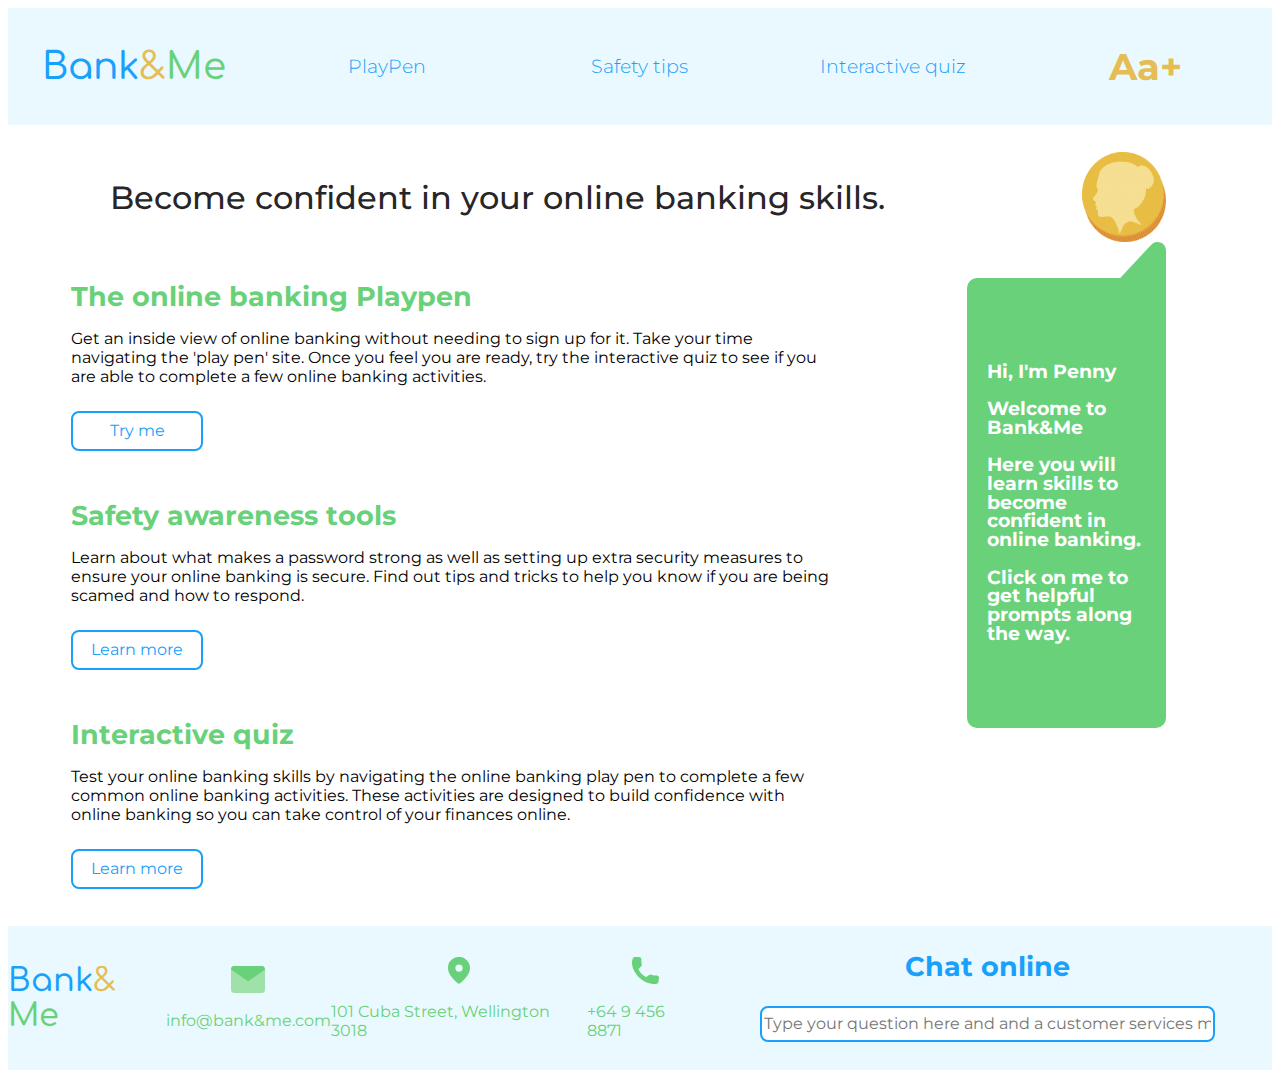
<file: index.html>
<html>
<head>
    <meta name="viewport" content="width=device-width, initial-scale=1">
    <title>Welcome to Bank&Me</title>
    <link rel="stylesheet" href="css/styles.css">
    <link rel="preconnect" href="https://fonts.googleapis.com"> 
    <link rel="preconnect" href="https://fonts.gstatic.com" crossorigin> 
    <link href="https://fonts.googleapis.com/css2?family=Comfortaa:wght@700&family=Montserrat:wght@400;500;700&display=swap" rel="stylesheet">
    <script src="js/scripts.js"></script>
</head>
<body onload="setup()">
    <!-- Navbar -->
    <nav>
        <a class="logo" href="index.html">
            <div style="margin:auto">
                <h1>Bank</h1>
                <h1>&</h1>
                <h1>Me</h1>
            </div>
        </a>
        <a href="playpen.html">
            <p>PlayPen</p>
        </a>
        <a href="safety.html">
            <p>Safety tips</p>
        </a>
        <a href="quiz.html">
            <p>Interactive quiz</p>
        </a>
        <a onclick="increaseFontSize()">
            <h1 class="font-increaser">Aa+</h1>
        </a>
    </nav>
    <!-- Links -->
    <div class="container" id="content">
        <div class="flex-column" style="grid-column: span 2;">
            <h1 class="title">Become confident in your online banking skills.</h1>
        </div>
        <div class="penny">
            <img src="images/penny.png">
            <img class="corner" src="images/corner.svg">
            <div class="blurb flex-column"><h3>Hi, I'm Penny <br><br> Welcome to Bank&Me <br><br> Here you will learn skills to become confident in online banking. <br><br> Click on me to get helpful prompts along the way. </h3>
            </div>
        </div>
        <div class="content flex-around" style="grid-column: span 2;">
            <div>
                <h2>The online banking Playpen</h2>
                <p>Get an inside view of online banking without needing to sign up for it. Take your time navigating the 'play pen' site. Once you feel you are ready, try the interactive quiz to see if you are able to complete a few online banking activities. </p>
                <a href="account.html" class="button">Try me</a>
            </div>
            <div>
                <h2>Safety awareness tools</h2>
                <p>Learn about what makes a password strong as well as setting up extra security measures to ensure your online banking is secure. Find out  tips and tricks to help you know if you are being scamed and how to respond.</p>
                <a href="safety.html" class="button">Learn more</a>
            </div>
            <div>
                <h2>Interactive quiz</h2>
                <p>Test your online banking skills by navigating the online banking play pen to complete a few common online banking activities. These activities are designed to build confidence with online banking so you can take control of your finances online.  </p>
                <a href="quiz.html" class="button">Learn more</a>
            </div>
        </div>
    </div>
    <!-- Footer -->
    <div class="footer">
        <div class="flex-around">
            <div class="flex-row">
               <a class="logo" href="index.html">
                    <div style="margin:auto">
                        <h1>Bank</h1>
                        <h1>&</h1>
                        <h1>Me</h1>
                    </div>
                </a>
                <div class="flex-column">
                    <div class="flex-row">
                        <img src="images/mail.svg">
                    </div>
                    <br>
                    <div>
                        <p>info@bank&me.com</p>
                    </div>
                </div>
                <div class="flex-column">
                    <div class="flex-row">
                        <img src="images/location.svg">
                    </div>
                    <br>
                    <div>
                        <p>101 Cuba Street, Wellington 3018</p>
                    </div>
                </div>
                <div class="flex-column">
                    <div class="flex-row">
                        <img src="images/phone.svg">
                    </div>
                    <br>
                    <div>
                        <p>+64 9 456 8871</p>
                    </div>
                </div>
            </div>
        </div>
        <div class="flex-column">
            <div>
                <h2>Chat online</h2>
            </div>
            <br>
            <input type="text" placeholder="Type your question here and and a customer services member will be with you shortly...">
        </div>
    </div>    
    <script src="js/scripts.js"></script>
</body>
</html>
</file>
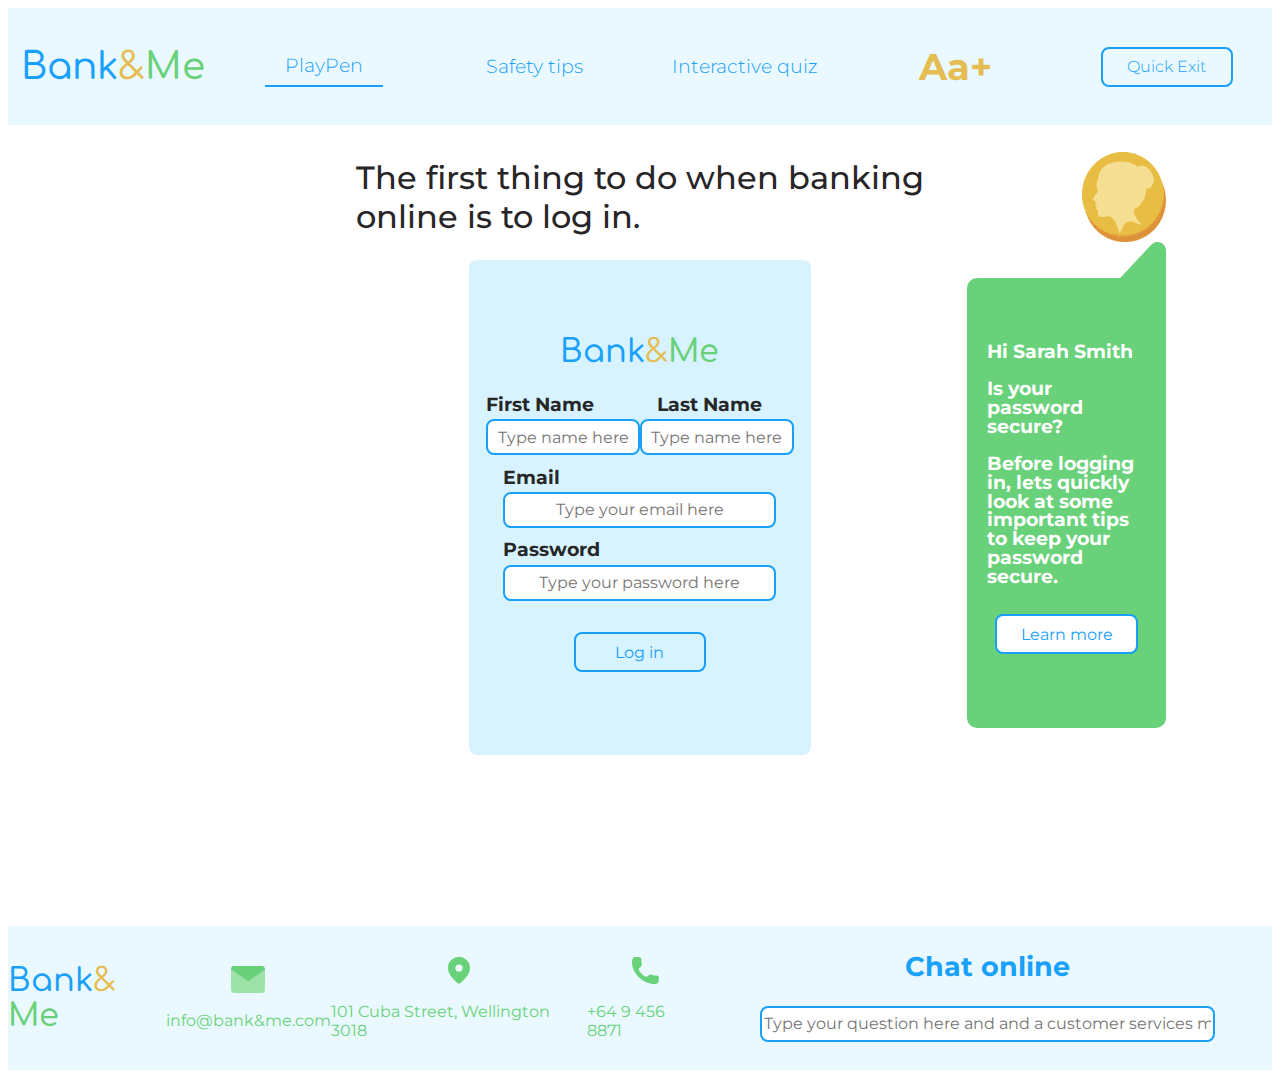
<file: playpen.html>
<html>
<head>
    <meta name="viewport" content="width=device-width, initial-scale=1">
    <title>Playpen</title>
    <link rel="stylesheet" href="css/styles.css">
    <link rel="preconnect" href="https://fonts.googleapis.com"> 
    <link rel="preconnect" href="https://fonts.gstatic.com" crossorigin> 
    <link href="https://fonts.googleapis.com/css2?family=Comfortaa:wght@700&family=Montserrat:wght@400;500;700&display=swap" rel="stylesheet">
    <script src="js/scripts.js"></script>
</head>
<body>
    <nav class="quick-exit">
        <a class="logo" href="index.html">
            <div style="margin:auto">
                <h1>Bank</h1>
                <h1>&</h1>
                <h1>Me</h1>
            </div>
        </a>
        <a href="playpen.html">
            <p class="current">PlayPen</p>
        </a>
        <a href="safety.html">
            <p>Safety tips</p>
        </a>
        <a href="quiz.html">
            <p>Interactive quiz</p>
        </a>
        <a onclick="increaseFontSize()">
            <h1 class="font-increaser">Aa+</h1>
        </a>
        <div class="flex-column">
            <a class="button" href="http://www.google.com">Quick Exit</a>
        </div>
    </nav>
    <div class="container" id="login">
        <h1 style="grid-column-start: 2;">The first thing to do when banking online is to log in. </h1>
        <div class="penny" style="grid-row: span 2">
            <img src="images/penny.png">
            <img class="corner" src="images/corner.svg">
            <div class="blurb">
                <div>
                    <h3>
                        Hi Sarah Smith <br><br> Is your password secure? <br><br>Before logging in, lets quickly look at some important tips to keep your password secure. <br><br>
                    </h3>
                    <a class="button" href="safety.html">Learn more</a>
                </div>
            </div>
        </div>
        <div class="pop-up flex-column" style="display:flex;grid-column-start:2">
            <div class="flex-around">
                <a class="logo" href="index.html">
                    <div style="margin:auto">
                        <h1>Bank</h1>
                        <h1>&</h1>
                        <h1>Me</h1>
                    </div>
                </a>
                <br>
                <div class="flex-row">
                    <div>
                        <label>
                            <h3>First Name</h3>
                        </label>
                        <input type="text" placeholder="Type name here" style="width:90%">
                    </div>
                    <div>
                        <label>
                            <h3>Last Name</h3>
                        </label>
                        <input type="text" placeholder="Type name here" style="width:90%;margin-left:0%">
                    </div>
                </div>
                <label>
                    <h3>Email</h3>
                </label>
                <input type="text" placeholder="Type your email here">
                <label>
                    <h3>Password</h3>
                </label>
                <input type="text" placeholder="Type your password here">
                <br>
                <a class="button" href="javascript:selectPlaypen()">Log in</a>
            </div>
        </div>
    </div>
    
    <div class="container" style="display:none" id="playpen">
        <!-- Customer information -->
        <div class="flex-around">
            <div>
                <h1>Hi Sarah</h1>
                <br>
                <h3>Welcome to your online banking</h3>
            </div>
        </div>
        <!-- Playpen navigation -->
        <div>
            <div class="icons">
                <a href="javascript:selectAccount()" class="flex-column">
                    <img src="images/account.svg" onmouseover="this.src='images/account_white.svg';" onmouseout="this.src='images/account.svg';">
                    <p>My Accounts</p>
                </a>
                <a href="javascript:selectPay()" class="flex-column">
                    <img src="images/pay.svg" onmouseover="this.src='images/pay_white.svg';" onmouseout="this.src='images/pay.svg';">
                    <p>Pay Someone</p>
                </a>
                <a href="javascript:selectTransfer()" class="flex-column">
                    <img src="images/transfer.svg" onmouseover="this.src='images/transfer_white.svg';" onmouseout="this.src='images/transfer.svg';">
                    <p>Transfer Money</p>
                </a>
                <a class="flex-column">
                    <img src="images/profile.svg" onmouseover="this.src='images/profile_white.svg';" onmouseout="this.src='images/profile.svg';">
                    <p>Profile</p>
                </a>
            </div>
        </div>
        <!-- Penny -->
        <div class="penny" style="grid-row: span 2">
            <img src="images/penny.png">
            <img class="corner" src="images/corner.svg">
            <div class="blurb">
                <h3 id="penny-text">
                    This is the online banking Playpen. <br><br> Move around the online banking website to familiarize yourself with how online banking works. <br><br> On this 'My Accounts' page you can check your accounts and search transactions<br><br>
                </h3>
            </div>
        </div>
        <!-- Accounts -->
        <div class="flex-around">
            <div></div>
            <div>
                <a href="javascript:selectEveryday()">
                    <div class="account">
                        <h2>Everyday account</h2>
                        <h1>$13,685.35</h1>
                        <h3 style="font-weight:500">Account number:</h3>
                        <h3>12 4356 7890 1234</h3>
                    </div>
                </a>
            </div>
            <div>
                <a href="javascript:selectSavings()">
                    <div class="account">
                        <h2>Savings account</h2>
                        <h1>$40,055.17</h1>
                        <h3 style="font-weight:500">Account number:</h3>
                        <h3>98 7654 3210 9876</h3>
                    </div>
                </a>
            </div>
            <div>
                <h3>Search transactions</h3>
                <input type="text" placeholder="Keyword" style="margin-left:0">
                <input type="date" placeholder="Date Start" style="margin-left:0;text-align:center">
                <input type="date" placeholder="Date End" style="margin-left:0;text-align:center">
            </div>
            <div></div>
        </div>
        <!-- Everyday Account -->
        <div id="everyday-account" style="display:block">
            <div class="flex-column" style="height:8vh">
                <h2>Everyday Account</h2>
            </div>
            <div class="transaction"><h3>Recent Transactions</h3> <h3>Date</h3><h3>Debit</h3><h3>Credit</h3><h3>Balance</h3></div>
            <div class="scroll">
                <div class="transaction">
                    <p>Suji Bar</p>
                    <p>April 13, 2022</p>
                    <p>-$109.75</p>
                    <p>-</p>
                    <p>$13,685.35</p>
                </div>
            </div>
        </div>
         <!-- Savings Account -->
        <div id="savings-account" style="display:none">
            <div class="flex-column" style="height:8vh">
                <h2>Savings Account</h2>
            </div>
            <div class="transaction"><h3>Recent Transactions</h3> <h3>Date</h3><h3>Debit</h3><h3>Credit</h3><h3>Balance</h3></div>
            <div class="scroll">
                <div class="transaction">
                    <p>Suji Bar</p>
                    <p>April 13, 2022</p>
                    <p>-$109.75</p>
                    <p>-</p>
                    <p>$13,685.35</p>
                </div>
            </div>
        </div>
         <!-- Pay Someone -->
        <div class="flex-around" id="pay" style="display:none">
            <div>
                <h1 style="text-align:center" id="payment-title">Make a payment</h1>
                <br>
                <div class="pop-up flex-column" id="payment-1" style="display:flex">
                    <div class="flex-around">
                        <h3>Select Account</h3>
                            <select name="account">
                                <option value="everyday">Everyday Account</option>
                                <option value="savings">Savings Account</option>
                            </select>
                        <br>
                        <h3>Select Payee Type</h3>
                            <select name="account">
                                <option value="everyday">Select Payee</option>
                                <option value="savings">Create a new payee</option>
                            </select>
                        <br>
                        <h3>Enter Date</h3>
                            <input type="date">
                        <br>
                        <h3>Enter Amount</h3>
                            <input type="text" placeholder="$">
                        <br>
                        <a class="button" href="javascript:selectPayee()">Confirm</a>
                    </div>
                </div>
                <div class="pop-up flex-column" id="payment-2" style="display:none">
                    <div class="flex-around">
                        <h3>Name</h3>
                            <input type="text" placeholder="Type name here">
                        <br>
                        <h3>Account Number</h3>
                            <input type="text" placeholder="XX XXXX XXXX XXXX">
                        <br>
                        <h3>Save to Payee List</h3>
                            <label class="switch">
                                <input type="checkbox" checked>
                                <span class="slider round"></span>
                            </label>
                        <a class="button" href="javascript:Coonfirm()">Confirm</a>
                    </div>
                </div>
            </div>
        </div>
         <!-- Transfer Money -->
        <div class="flex-around" id="transfer" style="display:none">
            <div>
                <h1 style="text-align:center">Make a transfer</h1>
                <br>
                <div class="pop-up flex-column" style="display:flex">
                    <div class="flex-around">
                        <h3>From</h3>
                            <select name="account">
                                <option value="everyday">Everyday Account</option>
                                <option value="savings">Savings Account</option>
                            </select>
                        <br>
                        <h3>To</h3>
                            <select name="account">
                                <option value="everyday">Everyday Account</option>
                                <option value="savings">Savings Account</option>
                            </select>
                        <br>
                        <h3>Enter Amount</h3>
                            <input type="text" placeholder="$">
                        <br>
                        <h3>Date</h3>
                            <input type="date">
                        <br>
                        <a class="button" href="javascript:selectPayee()">Confirm</a>
                    </div>
                </div>
            </div>
        </div>
    </div>
    <!-- Footer -->
    <div class="footer">
        <div class="flex-around">
            <div class="flex-row">
               <a class="logo" href="index.html">
                    <div style="margin:auto">
                        <h1>Bank</h1>
                        <h1>&</h1>
                        <h1>Me</h1>
                    </div>
                </a>
                <div class="flex-column">
                    <div class="flex-row">
                        <img src="images/mail.svg">
                    </div>
                    <br>
                    <div>
                        <p>info@bank&me.com</p>
                    </div>
                </div>
                <div class="flex-column">
                    <div class="flex-row">
                        <img src="images/location.svg">
                    </div>
                    <br>
                    <div>
                        <p>101 Cuba Street, Wellington 3018</p>
                    </div>
                </div>
                <div class="flex-column">
                    <div class="flex-row">
                        <img src="images/phone.svg">
                    </div>
                    <br>
                    <div>
                        <p>+64 9 456 8871</p>
                    </div>
                </div>
            </div>
        </div>
        <div class="flex-column">
            <div>
                <h2>Chat online</h2>
            </div>
            <br>
            <input type="text" placeholder="Type your question here and and a customer services member will be with you shortly...">
        </div>
    </div> 
</body>
</html>
</file>
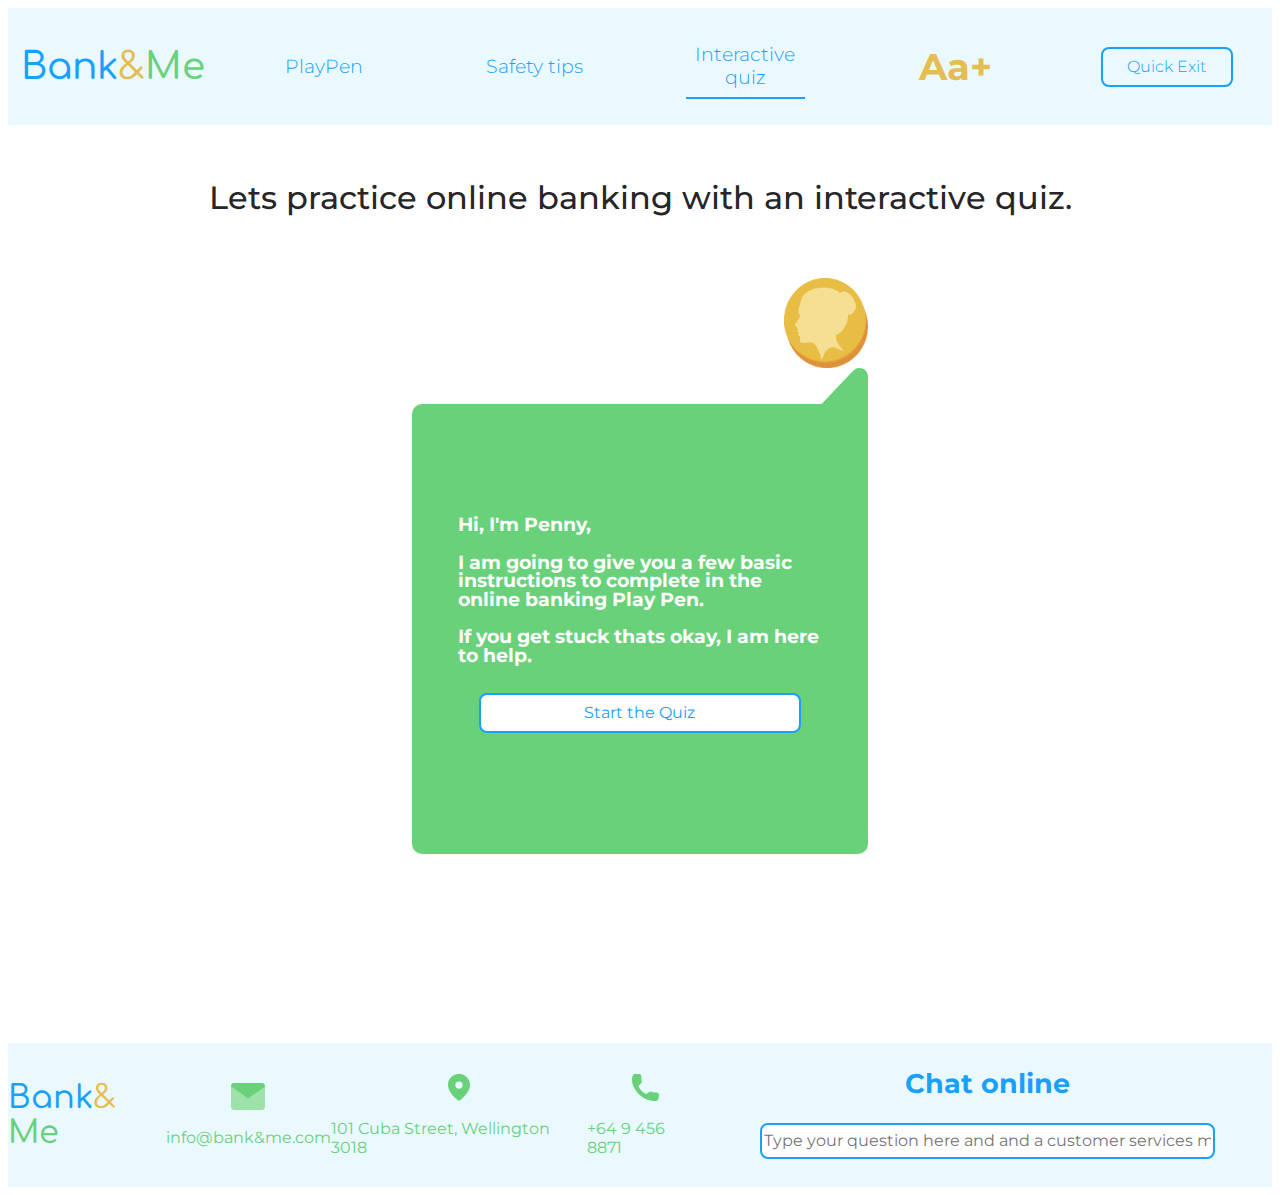
<file: quiz.html>
<html>
<head>
    <meta name="viewport" content="width=device-width, initial-scale=1">
    <title>Interactive Quiz</title>
    <link rel="stylesheet" href="css/styles.css">
    <link rel="preconnect" href="https://fonts.googleapis.com"> 
    <link rel="preconnect" href="https://fonts.gstatic.com" crossorigin> 
    <link href="https://fonts.googleapis.com/css2?family=Comfortaa:wght@700&family=Montserrat:wght@400;500;700&display=swap" rel="stylesheet">
    <script src="js/scripts.js"></script>
</head>
<body onload="setup()">
    <!-- Navbar -->
    <nav class="quick-exit">
        <a class="logo" href="index.html">
            <div style="margin:auto">
                <h1>Bank</h1>
                <h1>&</h1>
                <h1>Me</h1>
            </div>
        </a>
        <a href="playpen.html">
            <p>PlayPen</p>
        </a>
        <a href="safety.html">
            <p>Safety tips</p>
        </a>
        <a href="quiz.html">
            <p class="current">Interactive quiz</p>
        </a>
        <a onclick="increaseFontSize()">
            <h1 class="font-increaser">Aa+</h1>
        </a>
        <div class="flex-column">
            <a class="button" href="http://www.google.com">Quick Exit</a>
        </div>
    </nav>
    <!-- Start Quiz -->
    <div class="container" id="start" style="display:block">
        <h1 class="title" style="grid-column-start: 2;">Lets practice online banking with an interactive quiz.</h1>
        <div class="penny" style="grid-row-start: 2;grid-column-start: 2;width:40%">
            <img src="images/penny.png">
            <img class="corner" src="images/corner.svg">
            <div class="blurb">
                <div>
                    <h3>Hi, I'm Penny, <br><br>I am going to give you a few basic instructions to complete in the online banking Play Pen. <br><br> If you get stuck thats okay, I am here to help.</h3>
                    <br>
                    <a class="button" href="javascript:startQuiz()">Start the Quiz</a>
                </div>
            </div>
        </div>
    </div>
    <!-- The PlayPen -->
    <div class="container" style="display:none" id="playpen">
        <!-- Customer information -->
        <div class="flex-around">
            <div>
                <h1>Hi Sarah</h1>
                <br>
                <h3>Welcome to your online banking</h3>
            </div>
        </div>
        <!-- Playpen navigation -->
        <div>
            <div class="icons">
                <a href="javascript:selectAccount()" class="flex-column">
                    <img src="images/account.svg" onmouseover="this.src='images/account_white.svg';" onmouseout="this.src='images/account.svg';">
                    <p>My Accounts</p>
                </a>
                <a href="javascript:selectPay()" class="flex-column">
                    <img src="images/pay.svg" onmouseover="this.src='images/pay_white.svg';" onmouseout="this.src='images/pay.svg';">
                    <p>Pay Someone</p>
                </a>
                <a href="javascript:selectTransfer()" class="flex-column">
                    <img src="images/transfer.svg" onmouseover="this.src='images/transfer_white.svg';" onmouseout="this.src='images/transfer.svg';">
                    <p>Transfer Money</p>
                </a>
                <a class="flex-column">
                    <img src="images/profile.svg" onmouseover="this.src='images/profile_white.svg';" onmouseout="this.src='images/profile.svg';">
                    <p>Profile</p>
                </a>
            </div>
        </div>
        <!-- Penny -->
        <div class="penny" style="grid-row: span 2">
            <img src="images/penny.png">
            <img class="corner" src="images/corner.svg">
            <div class="blurb">
                <div>
                <h3 id="penny-text">
                    Question 1:<br><br>
                    You want to check how much dinner cost you last week. You went to dinner at 'Suji Bar' on the 13th of April 2022. You paid with your Everyday Account<br><br>
                    How much money did you spend at Suji Bar?
                </h3>
                <input type="text">
                <br>
                <a class="button" href="javascript:enterAnswer()">Submit answer</a>
                </div>
            </div>
        </div>
        <!-- Accounts -->
        <div class="flex-around">
            <div></div>
            <div>
                <a href="javascript:selectEveryday()">
                    <div class="account">
                        <h2>Everyday account</h2>
                        <h1>$13,685.35</h1>
                        <h3 style="font-weight:500">Account number:</h3>
                        <h3>12 4356 7890 1234</h3>
                    </div>
                </a>
            </div>
            <div>
                <a href="javascript:selectSavings()">
                    <div class="account">
                        <h2>Savings account</h2>
                        <h1>$40,055.17</h1>
                        <h3 style="font-weight:500">Account number:</h3>
                        <h3>98 7654 3210 9876</h3>
                    </div>
                </a>
            </div>
            <div>
                <h3>Search transactions</h3>
                <input type="text" placeholder="Keyword" style="margin-left:0">
                <input type="date" placeholder="Date Start" style="margin-left:0;text-align:center">
                <input type="date" placeholder="Date End" style="margin-left:0;text-align:center">
            </div>
            <div></div>
        </div>
        <!-- Everyday Account -->
        <div id="everyday-account" style="display:block">
            <div class="flex-column" style="height:8vh">
                <h2>Everyday Account</h2>
            </div>
            <div class="transaction"><h3>Recent Transactions</h3> <h3>Date</h3><h3>Debit</h3><h3>Credit</h3><h3>Balance</h3></div>
            <div class="scroll">
                <div class="transaction">
                    <p>Suji Bar</p>
                    <p>April 13, 2022</p>
                    <p>-$109.75</p>
                    <p>-</p>
                    <p>$13,685.35</p>
                </div>
            </div>
        </div>
        <!-- Savings Account -->
        <div id="savings-account" style="display:none">
            <div class="flex-column" style="height:8vh">
                <h2>Savings Account</h2>
            </div>
            <div class="transaction"><h3>Recent Transactions</h3> <h3>Date</h3><h3>Debit</h3><h3>Credit</h3><h3>Balance</h3></div>
            <div class="scroll">
                <div class="transaction">
                    <p>Suji Bar</p>
                    <p>April 13, 2022</p>
                    <p>-$109.75</p>
                    <p>-</p>
                    <p>$13,685.35</p>
                </div>
            </div>
        </div>
        <!-- Pay Someone -->
        <div class="flex-around" id="pay" style="display:none">
            <div>
                <h1 style="text-align:center" id="payment-title">Make a payment</h1>
                <br>
                <div class="pop-up flex-column" id="payment-1" style="display:flex">
                    <div class="flex-around">
                        <h3>Select Account</h3>
                            <select name="account">
                                <option value="everyday">Everyday Account</option>
                                <option value="savings">Savings Account</option>
                            </select>
                        <br>
                        <h3>Select Payee Type</h3>
                            <select name="account">
                                <option value="everyday">Select Payee</option>
                                <option value="savings">Create a new payee</option>
                            </select>
                        <br>
                        <h3>Enter Date</h3>
                            <input type="date">
                        <br>
                        <h3>Enter Amount</h3>
                            <input type="text" placeholder="$">
                        <br>
                        <a class="button" href="javascript:selectPayee()">Confirm</a>
                    </div>
                </div>
                <div class="pop-up flex-column" id="payment-2" style="display:none">
                    <div class="flex-around">
                        <h3>Name</h3>
                            <input type="text" placeholder="Type name here">
                        <br>
                        <h3>Account Number</h3>
                            <input type="text" placeholder="XX XXXX XXXX XXXX">
                        <br>
                        <h3>Save to Payee List</h3>
                            <label class="switch">
                                <input type="checkbox" checked>
                                <span class="slider round"></span>
                            </label>
                        <a class="button" href="javascript:Confirm()">Confirm</a>
                    </div>
                </div>
            </div>
        </div>
        <!-- Transfer Money -->
        <div class="flex-around" id="transfer" style="display:none">
            <div>
                <h1 style="text-align:center">Make a transfer</h1>
                <br>
                <div class="pop-up flex-column" style="display:flex">
                    <div class="flex-around">
                        <h3>From</h3>
                            <select name="account">
                                <option value="everyday">Everyday Account</option>
                                <option value="savings">Savings Account</option>
                            </select>
                        <br>
                        <h3>To</h3>
                            <select name="account">
                                <option value="everyday">Everyday Account</option>
                                <option value="savings">Savings Account</option>
                            </select>
                        <br>
                        <h3>Enter Amount</h3>
                            <input type="text" placeholder="$">
                        <br>
                        <h3>Date</h3>
                            <input type="date">
                        <br>
                        <a class="button" href="javascript:selectPayee()">Confirm</a>
                    </div>
                </div>
            </div>
        </div>
    <!-- Footer -->
    </div> 
    <!-- Correct Answer -->
    <div class="container" id="correct" style="display:none">
        <h1 class="title" style="grid-column-start: 2;">Correct Answer!</h1>
        <div style="grid-row-start: 2;grid-column-start: 2;">
            <div class="pop-up flex-column" style="display:flex">
                <div>
                    <h1 class="title">Congratulations, you earnt 1 penny!</h1>
                    <img src="images/penny.png" style="height:auto;width:20%;margin:2vh 40%">
                    <a class="button" onClick="document.location.reload(true)">Back to Start</a>
                </div>
            </div>
        </div>
    </div>
    <div class="footer">
    <div class="flex-around">
        <div class="flex-row">
           <a class="logo" href="index.html">
                <div style="margin:auto">
                    <h1>Bank</h1>
                    <h1>&</h1>
                    <h1>Me</h1>
                </div>
            </a>
            <div class="flex-column">
                <div class="flex-row">
                    <img src="images/mail.svg">
                </div>
                <br>
                <div>
                    <p>info@bank&me.com</p>
                </div>
            </div>
            <div class="flex-column">
                <div class="flex-row">
                    <img src="images/location.svg">
                </div>
                <br>
                <div>
                    <p>101 Cuba Street, Wellington 3018</p>
                </div>
            </div>
            <div class="flex-column">
                <div class="flex-row">
                    <img src="images/phone.svg">
                </div>
                <br>
                <div>
                    <p>+64 9 456 8871</p>
                </div>
            </div>
        </div>
    </div>
    <div class="flex-column">
        <div>
            <h2>Chat online</h2>
        </div>
        <br>
        <input type="text" placeholder="Type your question here and and a customer services member will be with you shortly...">
    </div>
    </div>
</body>
</html>
</file>
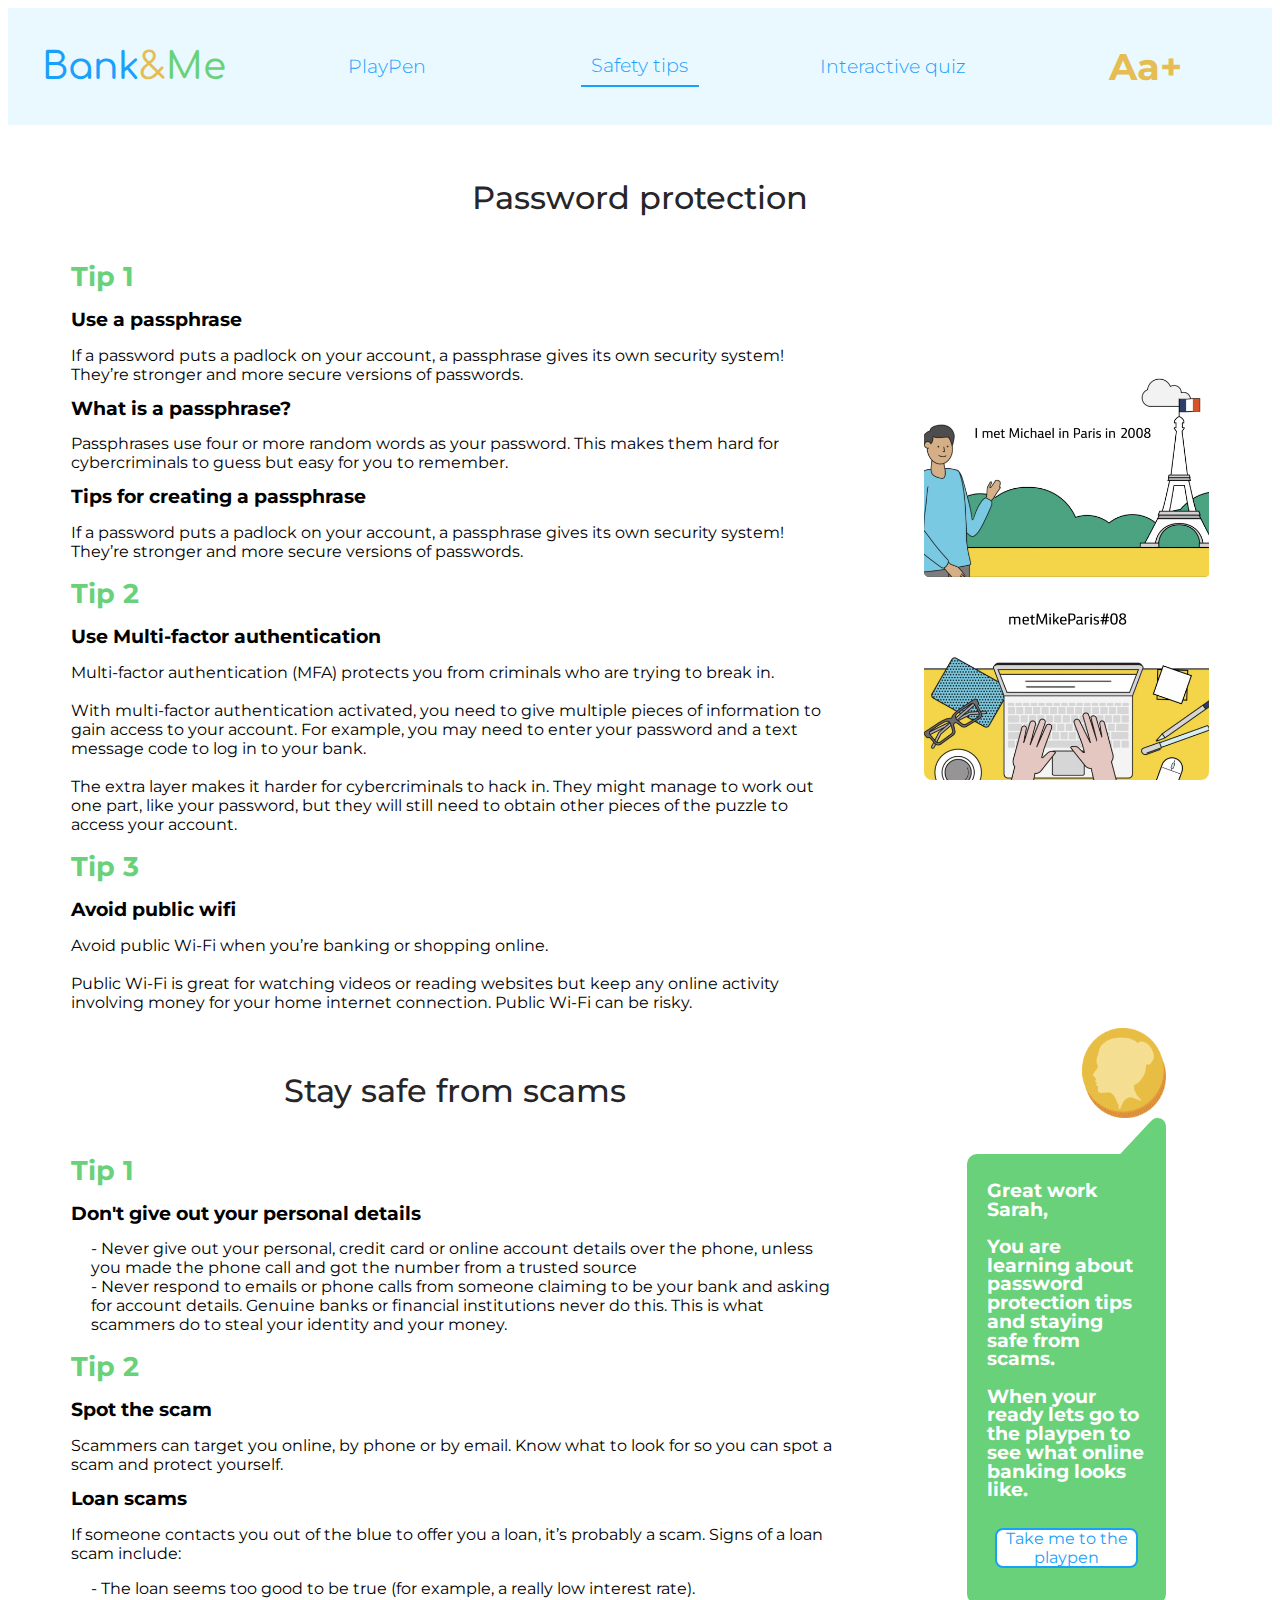
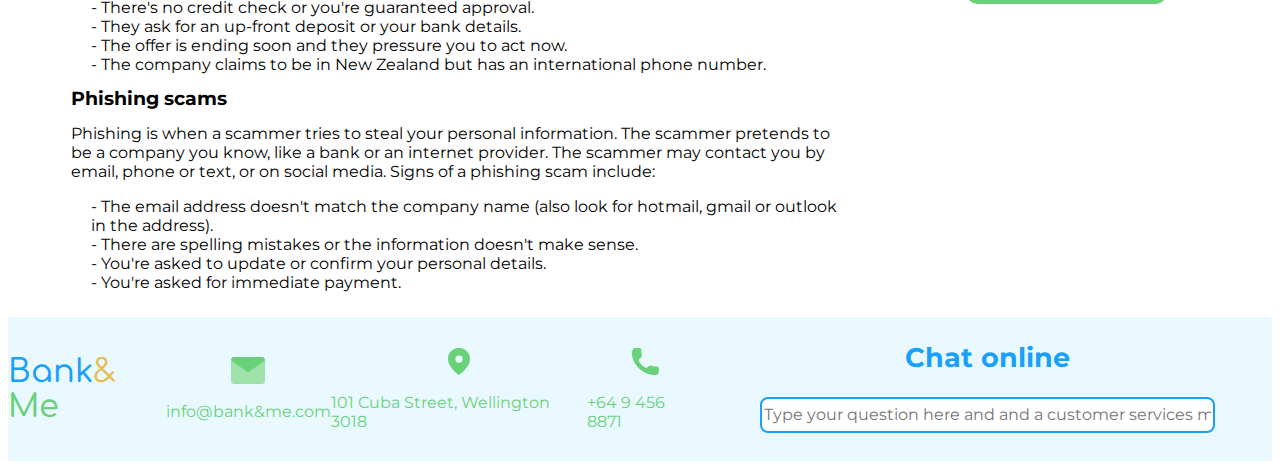
<file: safety.html>
<html>
<head>
    <meta name="viewport" content="width=device-width, initial-scale=1">
    <title>Safety Awareness Tools</title>
    <link rel="stylesheet" href="css/styles.css">
    <link rel="preconnect" href="https://fonts.googleapis.com"> 
    <link rel="preconnect" href="https://fonts.gstatic.com" crossorigin> 
    <link href="https://fonts.googleapis.com/css2?family=Comfortaa:wght@700&family=Montserrat:wght@400;500;700&display=swap" rel="stylesheet">
    <script src="js/scripts.js"></script>
</head>
<body>
    <!-- Navbar -->
    <nav>
        <a class="logo" href="index.html">
            <div style="margin:auto">
                <h1>Bank</h1>
                <h1>&</h1>
                <h1>Me</h1>
            </div>
        </a>
        <a href="playpen.html">
            <p>PlayPen</p>
        </a>
        <a href="safety.html">
            <p class="current">Safety tips</p>
        </a>
        <a href="quiz.html">
            <p>Interactive quiz</p>
        </a>
        <a onclick="increaseFontSize()">
            <h1 class="font-increaser">Aa+</h1>
        </a>
    </nav>
    <!-- Safety Tips -->
    <div id="content">
        <div class="container" style="grid-template-rows:none">
            <div class="flex-column" style="grid-column: span 3">
                <h1 class="title">Password protection</h1>
            </div>
            <div class="content" style="grid-column: span 2;">
                <h2>Tip 1</h2>
                    <br>
                    <h3>Use a passphrase</h3>
                        <p>If a password puts a padlock on your account, a passphrase gives its own security system! They’re stronger and more secure versions of passwords.</p>
                    <h3>What is a passphrase?</h3>
                        <p>Passphrases use four or more random words as your password. This makes them hard for cybercriminals to guess but easy for you to remember.</p>
                    <h3>Tips for creating a passphrase</h3>
                        <p>If a password puts a padlock on your account, a passphrase gives its own security system! They’re stronger and more secure versions of passwords.</p>
                <h2>Tip 2</h2>
                    <br>
                    <h3>Use Multi-factor authentication</h3>
                        <p>Multi-factor authentication (MFA) protects you from criminals who are trying to break in.<br><br>
                        With multi-factor authentication activated, you need to give multiple pieces of information to gain access to your account. For example, you may need to enter your password and a text message code to log in to your bank.<br><br>
                        The extra layer makes it harder for cybercriminals to hack in. They might manage to work out one part, like your password, but they will still need to obtain other pieces of the puzzle to access your account.</p>
                <h2>Tip 3</h2>
                    <br>
                    <h3>Avoid public wifi</h3>
                        <p>Avoid public Wi-Fi when you’re banking or shopping online.<br><br>
                        Public Wi-Fi is great for watching videos or reading websites but keep any online activity involving money for your home internet connection. Public Wi-Fi can be risky.</p>
                <h1 class="title">Stay safe from scams</h1>
                <h2>Tip 1</h2>
                    <br>
                    <h3>Don't give out your personal details</h3>
                        <p style="margin-left:20px">- Never give out your personal, credit card or online account details over the phone, unless you made the phone call and got the number from a trusted source<br>
                        - Never respond to emails or phone calls from someone claiming to be your bank and asking for account details. Genuine banks or financial institutions never do this. This is what scammers do to steal your identity and your money. </p>
                    <h2>Tip 2</h2>
                        <br>
                    <h3>Spot the scam</h3>
                        <p>Scammers can target you online, by phone or by email. Know what to look for so you can spot a scam and protect yourself.</p>
                    <h3>Loan scams</h3>
                        <p>If someone contacts you out of the blue to offer you a loan, it’s probably a scam. Signs of a loan scam include:</p>
                        <p style="margin-left:20px">
                        - The loan seems too good to be true (for example, a really low interest rate).<br>
                        - There's no credit check or you're guaranteed approval.<br>
                        - They ask for an up-front deposit or your bank details.<br>
                        - The offer is ending soon and they pressure you to act now.<br>
                        - The company claims to be in New Zealand but has an international phone number.
                    <h3>Phishing scams</h3>
                        <p>Phishing is when a scammer tries to steal your personal information. The scammer pretends to be a company you know, like a bank or an internet provider. The scammer may contact you by email, phone or text, or on social media. Signs of a phishing scam include:</p>
                        <p style="margin-left:20px">- The email address doesn't match the company name (also look for hotmail, gmail or outlook in the address).<br>
                        - There are spelling mistakes or the information doesn't make sense.<br>
                        - You're asked to update or confirm your personal details.<br>
                        - You're asked for immediate payment.</p>
            </div>
            <div class="flex-around">
                <div>
                    <img class="michael" src="images/michael.png">
                </div>
                <div class="penny" style="grid-row: span 2">
                    <img src="images/penny.png">
                    <img class="corner" src="images/corner.svg">
                    <div class="blurb">
                        <div>
                            <h3 id="penny-text">
                                Great work Sarah, <br><br> You are learning about password protection tips and staying safe from scams. <br><br> When your ready lets go to the playpen to see what online banking looks like.  <br><br>
                            </h3>
                            <a class="button" href="playpen.html">Take me to the playpen</a>
                        </div>
                    </div>
                </div>
            </div>
        </div>
    </div>
    <!-- Footer -->
    <div class="footer">
        <div class="flex-around">
            <div class="flex-row">
               <a class="logo" href="index.html">
                    <div style="margin:auto">
                        <h1>Bank</h1>
                        <h1>&</h1>
                        <h1>Me</h1>
                    </div>
                </a>
                <div class="flex-column">
                    <div class="flex-row">
                        <img src="images/mail.svg">
                    </div>
                    <br>
                    <div>
                        <p>info@bank&me.com</p>
                    </div>
                </div>
                <div class="flex-column">
                    <div class="flex-row">
                        <img src="images/location.svg">
                    </div>
                    <br>
                    <div>
                        <p>101 Cuba Street, Wellington 3018</p>
                    </div>
                </div>
                <div class="flex-column">
                    <div class="flex-row">
                        <img src="images/phone.svg">
                    </div>
                    <br>
                    <div>
                        <p>+64 9 456 8871</p>
                    </div>
                </div>
            </div>
        </div>
        <div class="flex-column">
            <div>
                <h2>Chat online</h2>
            </div>
            <br>
            <input type="text" placeholder="Type your question here and and a customer services member will be with you shortly...">
        </div>
    </div> 
</body>
</html>
</file>
<file: css/styles.css>
<style>

/* Containers */

body {
    width:100%;
    margin:0;
    padding:0;
}

.container {
    height:auto;
    width:90%;
    margin:1vh auto;
    display:grid;
    grid-template-rows: 14vh 73vh;
    grid-template-columns: 25% 50% 25%;
}

.content {
    text-align:left;
    min-height:73vh;
    width:90%;
}

.pop-up {
    display:none;
    width:60%;
    height:55vh;
    background-color:#D7F3FF;
    border-radius:8px;
    margin:0 auto;
}


/* Text */

h1, h2, h3, a, p {
    font-family: 'Montserrat', sans-serif;
    text-decoration:none;
    color:black;
}

h1, h2, h3 {
    display:flex;
    flex-direction:column;
    justify-content:space-around;
    margin:0;
    padding:0;
}

h1 {
    color:#272527;
    font-weight:500;
}

.title {
    height:14vh;
    text-align:center;
}

h2 {
    color:#68D179;
    font-size:20pt;
}

h3 {
    line-height:1;
}

a:hover {
    cursor:pointer;
}

.content h2, .content h3 {
    text-align:left;
}

.content p {
    text-align:left;
}

.logo {
    display:flex;
    flex-direction:column;
    justify-content:space-around;
}
.logo h1 {
    font-family: 'Comfortaa', cursive;
    float:left;
}

.logo h1:nth-child(1) {
    color:#18A0FB;
}

.logo h1:nth-child(2) {
    color:#E5BD53;
}

.logo h1:nth-child(3) {
    color:#68D179;
}

label h3 {
    margin-top:1vh;
    color:#272727;
}

.pop-up h3 {
    margin-left:10%;
}

/* Items */

img {
    margin:0;
    padding:0;
}

input, select {
    width:80%;
    margin:0.5vh 10%;
    height:4vh;
    border:2px solid #18A0FB;
    font-size:12pt;
    font-family: 'Montserrat', sans-serif;
    text-align:center;
    border-radius:8px;
}

.button {
    display:flex;
    flex-direction:column;
    justify-content:center;
    height:4vh;
    width:10vw;
    color:#18A0FB;
    border:2px solid #18A0FB;
    border-radius:8px;
    margin:1vh auto;
    font-size:12pt;
    text-align:center;
}

.button:hover {
    background-color:#18A0FB;
    color:white;
}

.content .button {
    float:left;
}

.michael {
    width:100%;
    border-radius:8px;
}

/* Navbar */

nav {
    height:13vh;
    width:100%;
    display:grid;
    grid-template-columns: repeat(5, 1fr);
    background-color:#EAF9FF;
    transition: all 0.1s ease;
}

nav a {
    display:flex;
    flex-direction:column;
    justify-content:center;
    font-size:14pt;
    font-weight:300;
    height:100%;
    text-align:center;
}

nav p {
    color:#18A0FB;
}

.current {
    margin:auto;
    width:8vw;
    padding:8px;
    border-bottom:2px solid #18A0FB;
}

.font-increaser {
    color:#E5BD53;
    font-weight:700;
    text-align:center;
}

.quick-exit {
    grid-template-columns: repeat(6, 1fr);
}

/* CSS Grid and Flex */

.grid-two {
    display:grid;
    grid-template-columns: repeat(2, 1fr);
}

.grid-three {
    display:grid;
    grid-template-columns: repeat(3, 1fr);
}

.flex-column {
    display:flex;
    flex-direction:column;
    justify-content:center;
}

.flex-around {
    display:flex;
    flex-direction:column;
    justify-content:space-around;
}

.flex-row {
    display:flex;
    justify-content:space-around;
}

.flex-around-row {
    display:flex;
    justify-content:center;
}

/* Penny */

.penny {
    position:relative;
    height:83vh;
    width:70%;
    margin:2vh auto;
    display:grid;
    grid-template-rows:  10vh 43vh 15vh;
    grid-row: span 2;
}

.blurb {
    position:absolute;
    top:14vh;
    height:50vh;
    width:100%;
    background-color:#68D179;
    border-radius:10px;
    display:flex;
    flex-direction:column;
    justify-content:space-around;
    -webkit-animation: fadein 2s;
    -moz-animation: fadein 2s; 
    -ms-animation: fadein 2s; 
    -o-animation: fadein 2s; 
    animation: fadein 2s;
}

.penny img {
    height:10vh;
    width:auto;
    position:absolute;
    right:0;
}

.blurb h3 {
    color:white;
    width:80%;
    margin:auto;
    text-align:left;
}

.blurb .button {
    background-color:white;
    width:70%;
    margin:1vh auto;
}

.blurb .button:hover {
    background-color:#18A0FB;;
}

.corner {
    height:5vh;
    top:10vh;
    -webkit-animation: fadein 2s;
    -moz-animation: fadein 2s; 
    -ms-animation: fadein 2s; 
    -o-animation: fadein 2s; 
    animation: fadein 2s;
}

/* Penny Fade Animations */

@keyframes fadein {
    from { opacity: 0; }
    to   { opacity: 1; }
}

@-moz-keyframes fadein {
    from { opacity: 0; }
    to   { opacity: 1; }
}

@-webkit-keyframes fadein {
    from { opacity: 0; }
    to   { opacity: 1; }
}

@-ms-keyframes fadein {
    from { opacity: 0; }
    to   { opacity: 1; }
}

@-o-keyframes fadein {
    from { opacity: 0; }
    to   { opacity: 1; }
}

/* Accounts Page */
.login {
    justify-content:center;
    height:70%;
    width:40%;
    margin:0 auto;
    border-radius:8px;
    background-color:#EAF9FF;
}

.account > * {
    height:auto;
    line-height:1.5;
}

/* Account Icons */
.icons {
    width:90%;
    height:15vh;
    margin: 2vh auto;
    display:grid;
    grid-template-columns: repeat(4, 1fr);
}

.icons p {
    text-align:center;
    color:#68D179;
}

.icons img {
    height: 5vh;
    margin:0 auto;
}

.icons p {
    color:black;
}

.icons a:hover > p {
    color:#68D179;
}

/* Transaction Scrollbox */

.scroll {
    height:50vh;
    overflow-y: scroll;
}

.scroll .transaction {
    margin:2vh auto;
    background-color:#83CCEB;
    border-radius:8px;
}

.transaction {
    height:5vh;
    width:100%;
    display:grid;
    grid-template-columns: repeat(5, 1fr);
}

.transaction h3 {
    text-align:center;
}

.transaction:nth-child(odd) {
    background-color:#D7F3FF;
}

.transaction p {
    text-align:center;
}

/* Save Payee Toggle */

.switch {
  position: relative;
  display: inline-block;
  width: 60px;
  height: 34px;
  margin:1vh 10%;
}

.switch input { 
  opacity: 0;
  width: 0;
  height: 0;
}

.slider {
  position: absolute;
  cursor: pointer;
  top: 0;
  left: 0;
  right: 0;
  bottom: 0;
  background-color: #ccc;
  -webkit-transition: .4s;
  transition: .4s;
}

.slider:before {
  position: absolute;
  content: "";
  height: 26px;
  width: 26px;
  left: 4px;
  bottom: 4px;
  background-color: white;
  -webkit-transition: .4s;
  transition: .4s;
}

input:checked + .slider {
  background-color: #2196F3;
}

input:focus + .slider {
  box-shadow: 0 0 1px #2196F3;
}

input:checked + .slider:before {
  -webkit-transform: translateX(26px);
  -ms-transform: translateX(26px);
  transform: translateX(26px);
}

.slider.round {
  border-radius: 8px;
}

.slider.round:before {
  border-radius: 50%;
}

::-webkit-scrollbar-track {
	border-radius:4px
	background: #C4C4C4; 
}
 
::-webkit-scrollbar-thumb {
	background: #83CCEB; 
	border-radius: 4px;
}

/* Footer */
.footer {
    height:16vh;
    background-color:#EAF9FF;
    display: grid;
    grid-template-columns: 55% 45%;
}

.footer img, .footer p {
    display:inline;
    color:#68D179;
}

.footer img {
    height:3vh;
    width:auto;
    margin:auto;
}

.footer h2 {
    color:#18A0FB;
    text-align:center;
}
</style>
</file>
